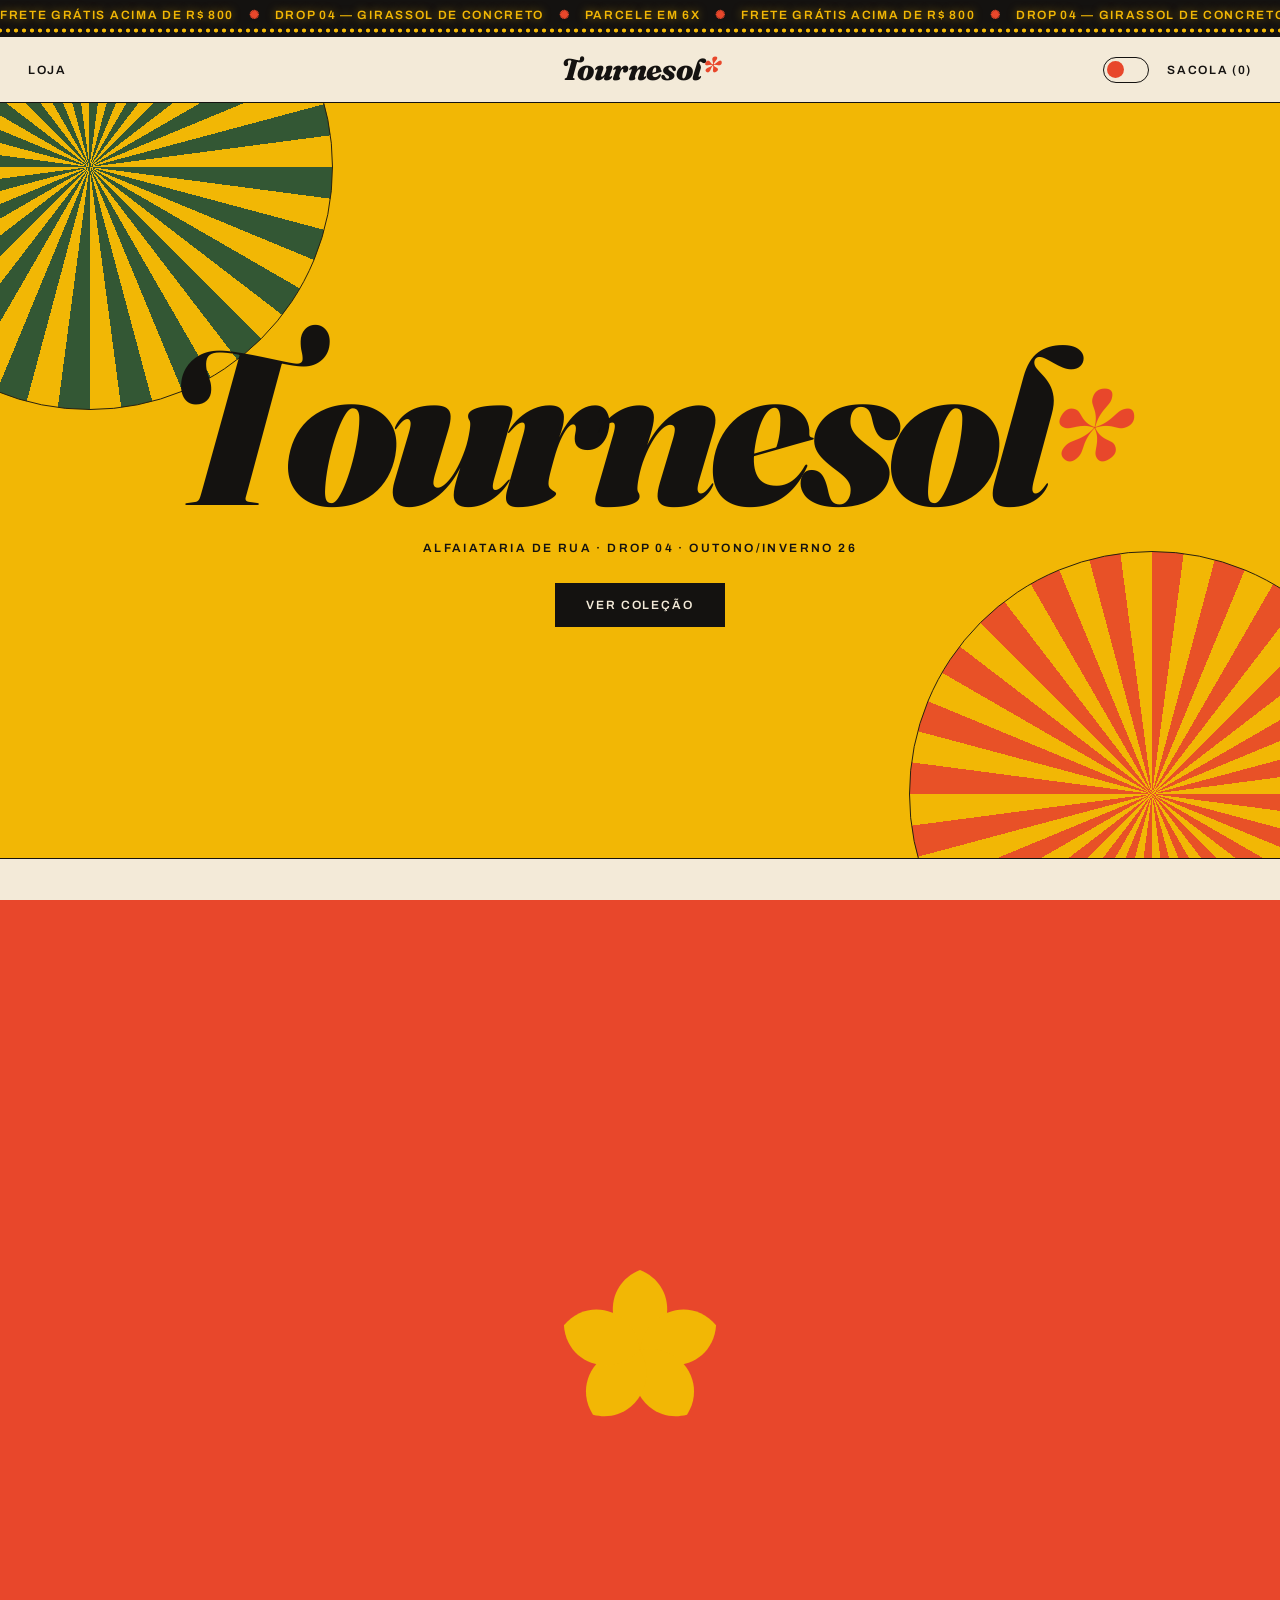
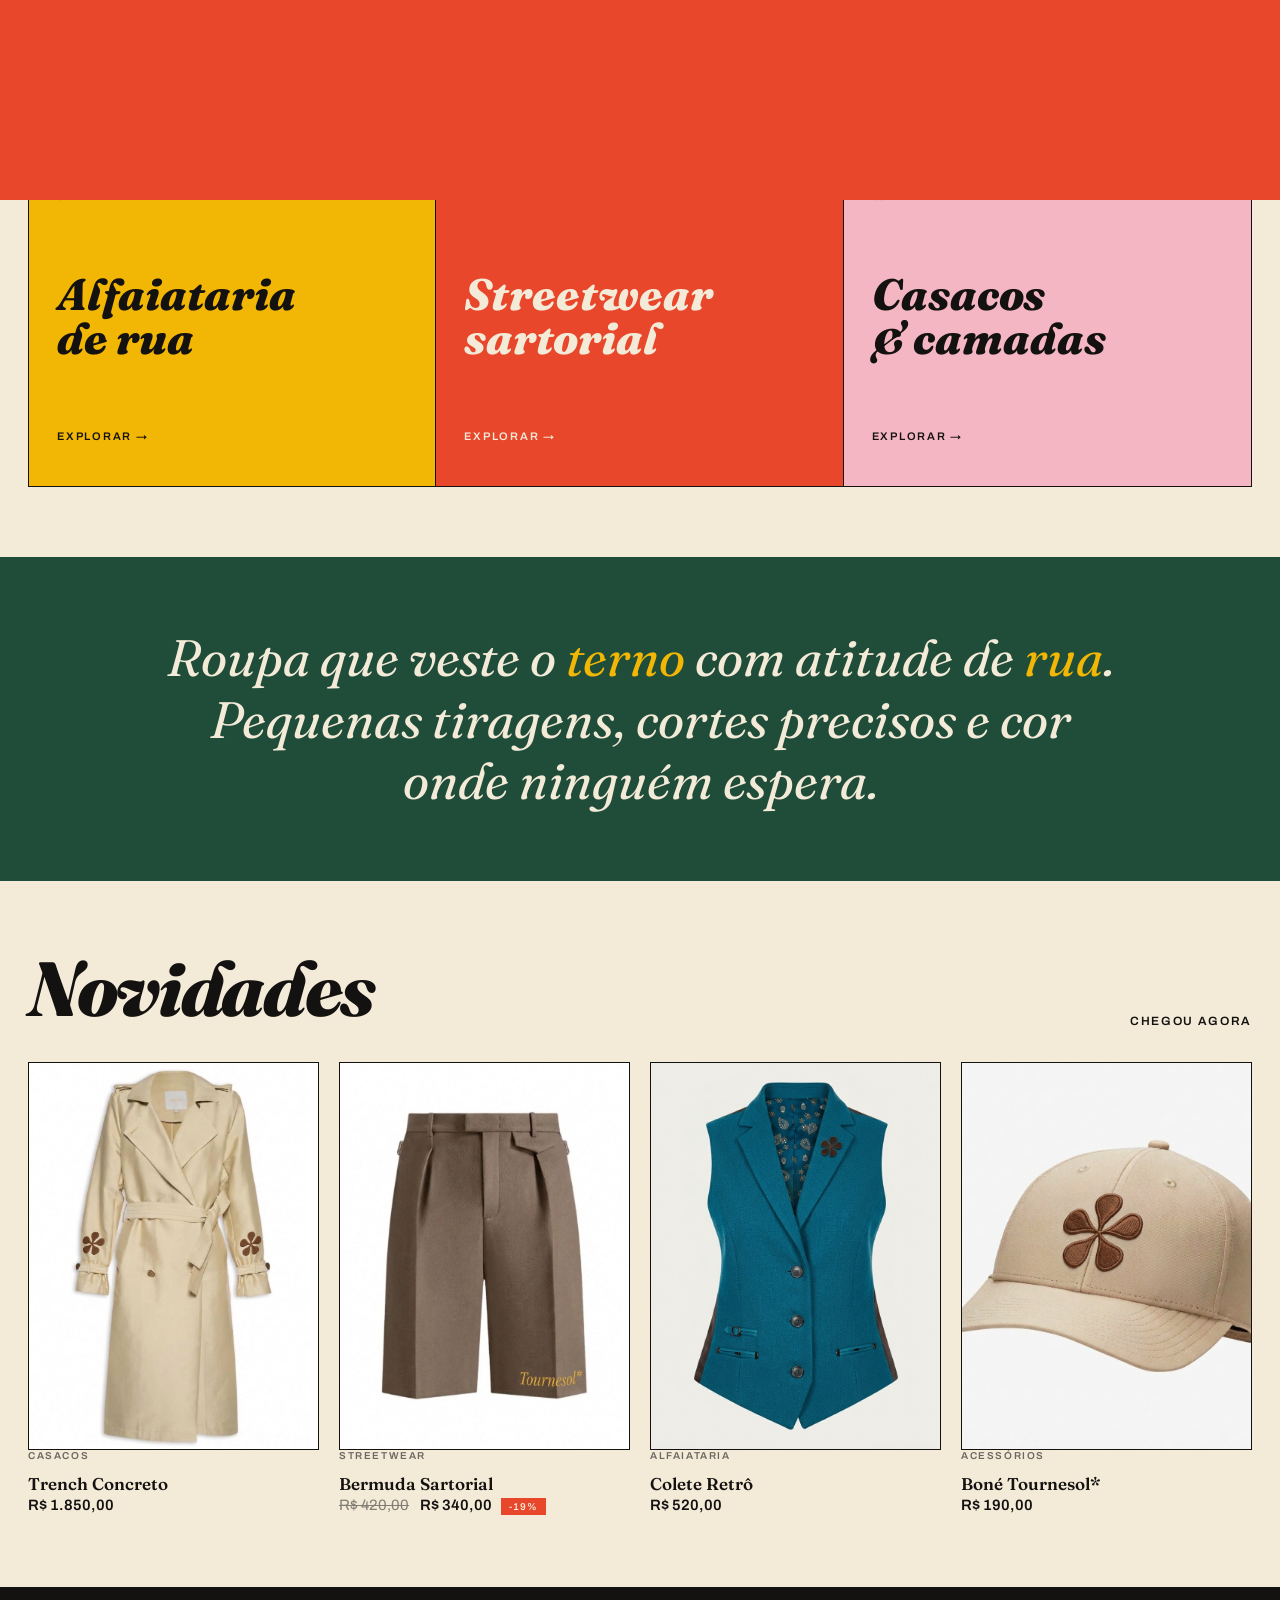
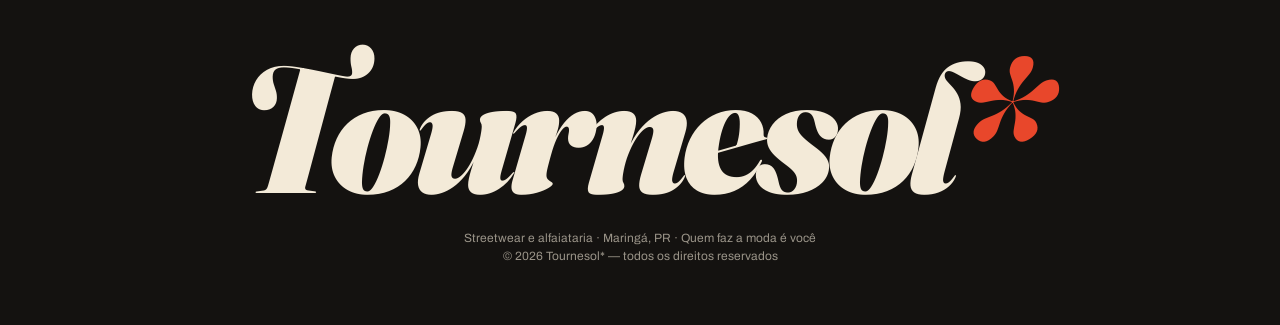
<file: index.html>
<!DOCTYPE html>
<html lang="pt-BR">

<head>
    <!-- Configurações básicas -->
    <meta charset="UTF-8">
    <meta name="viewport" content="width=device-width, initial-scale=1.0">

    <link rel="icon" type="image/jpeg" href="src/Tournesollogo.jpg">

    <title>Tournesol*</title>

    <!-- Conexão com Google Fonts -->
    <link rel="preconnect" href="https://fonts.googleapis.com">
    <link rel="preconnect" href="https://fonts.gstatic.com/" crossorigin>

    <!-- Fontes do projeto -->
    <link
        href="https://fonts.googleapis.com/css2?family=Fraunces:ital,opsz,wght@0,9..144,300..900;1,9..144,300..900&family=Archivo:wght@400;600;800&display=swap"
        rel="stylesheet"
    >

    <!-- CSS principal -->
    <script>try{document.documentElement.dataset.theme=localStorage.getItem("t_theme")||"light"}catch(e){}</script>
    <style>

/* ========================================
   TOURNESOL* — IDENTIDADE VISUAL
======================================== */

:root {
    --cream: #f3ead8;
    --ink: #141210;
    --tom: #e8472b;
    --sun: #f2b705;
    --pine: #1f4d3a;
    --pink: #f4b6c2;

    /* tokens de tema (claro por padrão) */
    --page: #f3ead8;
    --text: #141210;
    --foot: #141210;

    --serif: 'Fraunces', serif;
    --sans: 'Archivo', sans-serif;
}


/* ========================================
   RESET E CONFIGURAÇÕES GERAIS
======================================== */

* {
    box-sizing: border-box;
    margin: 0;
}

html {
    scroll-behavior: smooth;
}

body {
    background: var(--page); color: var(--text); font: 400 15px/1.5 var(--sans);
}

a {
    color: inherit;
    text-decoration: none;
}

img {
    max-width: 100%;
    display: block;
}


/* ========================================
   BARRA ANIMADA (TICKER)
======================================== */

.ticker {
    background: var(--text); color: var(--page); overflow: hidden;
    white-space: nowrap;
    font: 600 11px var(--sans);
    letter-spacing: .14em;
    text-transform: uppercase;
    padding: 7px 0;
}

.ticker div {
    display: inline-block;
    animation: tk 30s linear infinite;
}

.ticker span {
    padding-right: 2em;
}

@keyframes tk {
    to {
        transform: translateX(-50%);
    }
}


/* ========================================
   CABEÇALHO
======================================== */

header {
    position: sticky;
    top: 0;
    z-index: 20;

    display: grid;
    grid-template-columns: 1fr auto 1fr;
    align-items: center;

    padding: 14px 28px;

    background: var(--page); border-bottom: 1.5px solid var(--text);

    font: 600 12px var(--sans);
    letter-spacing: .14em;
    text-transform: uppercase;
}



.logo {
    font: italic 800 30px var(--serif);
    text-transform: none;
    letter-spacing: -.02em;
}

b {
    color: var(--tom);
    display: inline-block;
    transition: transform .6s;
}

.logo:hover b {
    transform: rotate(180deg);
}


/* ========================================
   TRANSIÇÃO DE PÁGINA
======================================== */

#curtain {
    position: fixed;
    inset: 0;

    background: var(--tom); z-index: 99; display: grid; place-items: center;

    transform: translateY(100%);
    pointer-events: none;
}

#curtain.go {
    animation: cur 1s cubic-bezier(.77, 0, .18, 1);
}

@keyframes cur {
    0% {
        transform: translateY(100%);
    }

    35%, 65% { transform: translateY(0); }

    100% {
        transform: translateY(-100%);
    }
}


/* ========================================
   HERO — PÁGINA INICIAL
======================================== */

.hero {
    min-height: 84vh;

    display: grid;
    place-items: center;

    text-align: center;

    background: var(--sun);
    border-bottom: 1.5px solid var(--text);

    position: relative;
    overflow: hidden;

    padding: 40px;
}

.hero h1 {
    font: italic 900 clamp(64px, 17vw, 250px)/.85 var(--serif);
    letter-spacing: -.05em;
}

.hero h1 b {
    font-size: .7em;
    animation: spin 14s linear infinite;
}

@keyframes spin {
    to {
        transform: rotate(360deg);
    }
}

.hero p {
    font: 600 12px var(--sans);
    letter-spacing: .2em;
    text-transform: uppercase;
    margin: 22px 0 28px;
}


/* ========================================
   ELEMENTOS DECORATIVOS — GIRASSÓIS
======================================== */

.sun {
    position: absolute;

    width: 38vw;
    aspect-ratio: 1;

    border-radius: 50%; border: 1.5px solid var(--ink);

    background: repeating-conic-gradient(
        var(--tom) 0 7.5deg,
        transparent 7.5deg 15deg
    );

    right: -9vw;
    bottom: -14vw;

    animation: spin 60s linear infinite;
    opacity: .9;
}

.sun.l {
    left: -12vw;
    top: -14vw;

    right: auto;
    bottom: auto;

    background: repeating-conic-gradient(
        var(--pine) 0 7.5deg,
        transparent 7.5deg 15deg
    );

    animation-direction: reverse;
}


/* ========================================
   BOTÕES
======================================== */

.btn {
    display: inline-block;

    border: 1.5px solid var(--text);
    background: var(--text); color: var(--page); padding: 14px 30px;

    font: 600 12px var(--sans);
    letter-spacing: .16em;
    text-transform: uppercase;

    cursor: pointer;
    transition: .25s;
}

.btn:hover {
    background: var(--tom);
    border-color: var(--tom);

    transform: translate(-3px, -3px);

    color: var(--cream);
    box-shadow: 3px 3px 0 var(--text);
}

.btn.o {
    background: transparent; color: var(--text);
}


/* ========================================
   SEÇÕES E TÍTULOS
======================================== */

section {
    padding: 70px 28px;
}

.h2 {
    font: italic 800 clamp(36px, 6vw, 80px)/1 var(--serif);
    letter-spacing: -.03em;

    margin-bottom: 34px;

    display: flex;
    justify-content: space-between;
    align-items: end;

    gap: 20px;
}

.h2 small {
    font: 600 12px var(--sans);
    letter-spacing: .14em;
    text-transform: uppercase;
    font-style: normal;
}


/* ========================================
   GRID DE PRODUTOS
======================================== */

.grid {
    display: grid;
    grid-template-columns: repeat(auto-fill, minmax(250px, 1fr));
    gap: 26px 20px;
}

.card .art {
    aspect-ratio: 3 / 4;
    transition: .4s;
}

.card:hover .art {
    transform: rotate(-1.5deg) scale(1.02);
}

.card h3 {
    font: 600 17px var(--serif);
    margin-top: 12px;
}

.card .cat {
    font: 600 10px var(--sans);
    letter-spacing: .16em;
    text-transform: uppercase;
    opacity: .6;
}

.price {
    font-weight: 600;
}

.price s {
    opacity: .5;
    margin-right: 8px;
    font-weight: 400;
}

.tag {
    background: var(--tom);
    color: var(--cream);

    font: 600 10px var(--sans);

    padding: 3px 8px;
    letter-spacing: .1em;
    margin-left: 6px;
}


/* ========================================
   ARTE E IMAGENS DOS PRODUTOS
======================================== */

.art {
    position: relative;
    overflow: hidden;

    background: var(--bg);
    color: var(--fg);

    border: 1.5px solid var(--text);

    display: grid;
    place-items: center;
}

.art img {
    position: absolute;
    inset: 0;

    width: 100%;
    height: 100%;

    object-fit: cover;
    z-index: 2;
}

.art span {
    font: italic 900 clamp(34px, 5vw, 64px) var(--serif);
    letter-spacing: -.04em;
    transform: rotate(-8deg);
}

.art i {
    position: absolute;
    right: 12px;
    top: 4px;

    font: 900 44px var(--serif);
}


/* ========================================
   COLUNAS DE CONTEÚDO
======================================== */

.cols {
    display: grid;
    grid-template-columns: repeat(3, 1fr);

    border: 1.5px solid var(--text);
}

.col { color: var(--ink); padding: 44px 28px;
    min-height: 340px;

    display: flex;
    flex-direction: column;
    justify-content: space-between;

    border-right: 1.5px solid var(--text);

    transition: .3s;
}

.col:last-child {
    border: 0;
}

.col:hover { filter: saturate(1.3); }

.col h3 {
    font: italic 800 44px/1 var(--serif);
    transition: transform .3s;
}

.col small {
    font: 600 11px var(--sans);
    letter-spacing: .16em;
    text-transform: uppercase;
}


/* ========================================
   MANIFESTO DA MARCA
======================================== */

.manifesto {
    background: var(--pine);
    color: var(--cream);
    text-align: center;
}

.manifesto p {
    font: italic 400 clamp(26px, 4vw, 52px)/1.2 var(--serif);

    max-width: 960px;
    margin: auto;
}

.manifesto em {
    color: var(--sun);
}


/* ========================================
   FILTROS DA LOJA
======================================== */

.filters {
    display: flex;
    gap: 10px;
    flex-wrap: wrap;

    margin-bottom: 30px;
}

.chip {
    border: 1.5px solid var(--text);

    padding: 7px 16px;
    border-radius: 99px;

    font: 600 11px var(--sans);
    letter-spacing: .12em;
    text-transform: uppercase;

    cursor: pointer;
    background: none;
}

.chip.on, .chip:hover { background: var(--text); color: var(--page);
}


/* ========================================
   PÁGINA DE PRODUTO
======================================== */

.pd {
    display: grid;
    grid-template-columns: 1.1fr 1fr;

    gap: 50px;
    padding: 50px 28px;
}

.pd .art {
    aspect-ratio: 4 / 5;
}

.pd h1 {
    font: italic 800 clamp(40px, 5vw, 72px)/1 var(--serif);

    letter-spacing: -.03em;
    margin: 8px 0 14px;
}

.pd .price {
    font-size: 24px;
    margin-bottom: 18px;
}


/* ========================================
   TAMANHOS E CORES
======================================== */

.lbl {
    font: 600 11px var(--sans);
    letter-spacing: .16em;
    text-transform: uppercase;

    margin: 24px 0 10px;
}

.sz,
.sw {
    display: inline-grid;
    place-items: center;

    min-width: 46px;
    height: 46px;

    border: 1.5px solid var(--text);
    margin: 0 6px 6px 0;

    cursor: pointer; font-weight: 600; background: none; color: var(--text);
}

.sz.on { background: var(--text); color: var(--page);
}

.sw {
    border-radius: 50%;
    width: 34px;
    min-width: 34px;
    height: 34px;
}

.sw.on {
    outline: 2px solid var(--text);
    outline-offset: 3px;
}


/* ========================================
   NAVEGAÇÃO INTERNA
======================================== */

.crumb {
    font: 600 11px var(--sans);
    letter-spacing: .14em;
    text-transform: uppercase;
    opacity: .6;
}


/* ========================================
   CARRINHO DE COMPRAS
======================================== */

.cart {
    max-width: 900px;
    margin: auto;
    padding: 50px 28px;
}

.row {
    display: grid;
    grid-template-columns: 90px 1fr auto;

    gap: 18px;
    align-items: center;

    padding: 16px 0;
    border-bottom: 1.5px solid var(--text);
}

.row .art {
    aspect-ratio: 3 / 4;
}

.row .art span {
    font-size: 18px;
}

.row .art i {
    display: none;
}

.row button {
    background: none;
    border: 0;

    cursor: pointer;
    text-decoration: underline; font: inherit; color: inherit;
}


/* ========================================
   CAIXA DE FRETE E PAGAMENTO
======================================== */

.box {
    border: 1.5px solid var(--text);

    padding: 24px;
    margin-top: 30px; background: var(--pink); color: var(--ink);
}

.box input {
    padding: 13px; border: 1.5px solid var(--ink); background: var(--cream); color: var(--ink);

    font: inherit;
    margin-right: 8px;

    width: 170px;
}

.opt {
    display: flex;
    justify-content: space-between;

    padding: 10px 0;
    border-bottom: 1px dashed var(--ink);
}

.tot {
    font: italic 800 40px var(--serif);

    display: flex;
    justify-content: space-between;

    margin-top: 20px;
}


/* ========================================
   NOTIFICAÇÕES (TOAST)
======================================== */

.toast {
    position: fixed;

    bottom: 24px;
    left: 50%;

    transform: translate(-50%, 90px);

    background: var(--text); color: var(--page); padding: 14px 26px;
    z-index: 50;

    transition: .4s;
    font-weight: 600;
}

.toast.on {
    transform: translate(-50%, 0);
}


/* ========================================
   ANIMAÇÕES DE ENTRADA
======================================== */

.rv {
    opacity: 0;
    transform: translateY(34px);

    transition: 1s cubic-bezier(.2, .7, .2, 1);
}

.rv.in {
    opacity: 1;
    transform: none;
}


/* ========================================
   RODAPÉ
======================================== */

footer { background: var(--foot); color: var(--cream); border-top: 1.5px solid var(--text);

    padding: 60px 28px;
    text-align: center;
}

footer .big {
    font: italic 900 clamp(60px, 14vw, 200px)/.9 var(--serif);
    letter-spacing: -.05em;
}

footer p {
    opacity: .6;
    font-size: 12px;
    margin-top: 20px;
}


/* ========================================
   RESPONSIVIDADE — TABLETS E CELULARES
======================================== */

@media (max-width: 800px) {

    .pd,
    .cols {
        grid-template-columns: 1fr;
    }

    .col {
        border-right: 0;
        border-bottom: 1.5px solid var(--text);
    }

    header {
        padding: 12px 16px;
    }

}


/* ========================================
   ANIMAÇÕES — ENTRADA DA HERO E DETALHES
======================================== */

.hero { color: var(--ink); }

/* letras do título sobem em sequência (uma única entrada orquestrada) */
.hero h1 span {
    display: inline-block;
    animation: rise .9s cubic-bezier(.2, .8, .2, 1) backwards;
    animation-delay: calc(var(--i) * 55ms + 150ms);
}

@keyframes rise {
    from { opacity: 0; transform: translateY(.6em) rotate(8deg); }
}

@keyframes fade {
    from { opacity: 0; transform: translateY(14px); }
}

.hero p { animation: fade .8s .9s backwards; }
.hero .btn { animation: fade .8s 1.1s backwards; background: var(--ink); color: var(--cream); border-color: var(--ink); }
.hero .btn:hover { background: var(--tom); border-color: var(--tom); box-shadow: 3px 3px 0 var(--ink); }

/* cartões entram em cascata */
.grid .rv:nth-child(4n+2) { transition-delay: .08s; }
.grid .rv:nth-child(4n+3) { transition-delay: .16s; }
.grid .rv:nth-child(4n+4) { transition-delay: .24s; }

.col:hover h3 { transform: translateX(8px); }
footer .big b { animation: spin 14s linear infinite; }



/* ========================================
   TEMA ESCURO
======================================== */

[data-theme="dark"] {
    --page: #15110e;
    --text: #f3ead8;
    --foot: #0b0907;
    color-scheme: dark;
}

.right {
    display: flex;
    justify-content: flex-end;
    align-items: center;
    gap: 18px;
}

.switch {
    position: relative;
    flex: none;
    width: 46px;
    height: 26px;
    padding: 0;
    border: 1.5px solid var(--text);
    border-radius: 99px;
    background: none;
    cursor: pointer;
}

.switch i {
    position: absolute;
    top: 3px;
    left: 3px;
    width: 17px;
    height: 17px;
    border-radius: 50%;
    background: var(--tom);
    transition: transform .45s cubic-bezier(.6, -.4, .3, 1.4), background .3s, box-shadow .3s;
}

[data-theme="dark"] .switch i {
    transform: translateX(20px);
    background: var(--sun);
    box-shadow: inset -6px -3px 0 0 var(--page);
}

/* onda que revela o novo tema */
.wipe {
    position: fixed;
    inset: 0;
    z-index: 98;
    display: grid;
    place-items: center;
    pointer-events: none;
}



/* ========================================
   LETREIRO (BARRA SUPERIOR)
======================================== */

.ticker {
    position: relative;
    background: var(--ink);
    color: var(--sun);
    padding: 8px 0 15px;
    font-size: 12px;
    text-shadow: 0 0 8px rgba(242, 183, 5, .55);
}

.ticker:hover div { animation-play-state: paused; }

.ticker i {
    display: inline-block;
    font-style: normal;
    color: var(--tom);
    margin: 0 .9em;
    text-shadow: none;
    animation: spin 3s linear infinite;
}

/* lâmpadas do letreiro piscando em alternância */
.ticker::before,
.ticker::after {
    content: "";
    position: absolute;
    left: 0;
    right: 0;
    bottom: 4px;
    height: 5px;
    background: radial-gradient(circle, var(--sun) 1.7px, transparent 2.3px) 0 0 / 16px 5px repeat-x;
    animation: bulb 1s infinite;
}

.ticker::after {
    background-position: 8px 0;
    animation-delay: -.5s;
}

@keyframes bulb {
    0%, 49% { opacity: 1; }
    50%, 100% { opacity: .15; }
}


/* ========================================
   HOVER NAS PEÇAS
======================================== */

.card .art img { transition: transform .7s cubic-bezier(.2, .7, .2, 1); }
.card:hover .art img { transform: scale(1.07); }

.card h3 { transition: transform .35s; }
.card:hover h3 { transform: translateX(6px); }

/* flor da marca "desabrocha" no canto */
.card .art::before {
    content: "";
    position: absolute;
    right: 10px;
    top: 10px;
    width: 38px;
    height: 38px;
    z-index: 3;
    background: url("data:image/svg+xml,%3Csvg xmlns='http://www.w3.org/2000/svg' viewBox='-34 -34 68 68'%3E%3Cg fill='%23f2b705' stroke='%23141210' stroke-width='2.2' stroke-linejoin='round'%3E%3Cpath d='M0 0C-14-6-15-26 0-32C15-26 14-6 0 0Z' transform='rotate(0)'/%3E%3Cpath d='M0 0C-14-6-15-26 0-32C15-26 14-6 0 0Z' transform='rotate(72)'/%3E%3Cpath d='M0 0C-14-6-15-26 0-32C15-26 14-6 0 0Z' transform='rotate(144)'/%3E%3Cpath d='M0 0C-14-6-15-26 0-32C15-26 14-6 0 0Z' transform='rotate(216)'/%3E%3Cpath d='M0 0C-14-6-15-26 0-32C15-26 14-6 0 0Z' transform='rotate(288)'/%3E%3C/g%3E%3C/svg%3E") center / contain no-repeat;
    transform: scale(0) rotate(-120deg);
    transition: transform .55s cubic-bezier(.3, 1.5, .5, 1);
}

.card:hover .art::before,
.card:focus-visible .art::before { transform: none; }

/* etiqueta sobe de baixo */
.card .art::after {
    content: "Ver peça";
    position: absolute;
    left: 10px;
    bottom: 10px;
    z-index: 3;
    background: var(--ink);
    color: var(--cream);
    padding: 7px 12px;
    font: 600 11px var(--sans);
    letter-spacing: .12em;
    text-transform: uppercase;
    transform: translateY(160%);
    transition: transform .4s cubic-bezier(.2, .8, .2, 1);
}

.card:hover .art::after,
.card:focus-visible .art::after { transform: none; }


/* ========================================
   CARREGAMENTO COM A FLOR
======================================== */

.flor {
    display: inline-block;
    width: 1.2em;
    height: 1.2em;
    animation: spin .8s linear infinite;
}

#curtain .flor { width: min(22vmin, 170px); height: min(22vmin, 170px); color: var(--sun); }
#curtain:not(.go) .flor { animation: none; }

.wipe .flor { width: 22vmin; height: 22vmin; color: var(--sun); }

.btn .flor { width: 18px; height: 18px; vertical-align: middle; }

.loading { display: flex; align-items: center; gap: 10px; padding: 8px 0; }
.loading .flor { width: 26px; height: 26px; color: var(--tom); }

#fr > * { animation: fade .5s backwards; }


/* ========================================
   ACESSIBILIDADE — MOVIMENTO REDUZIDO
   (mantém fades suaves; remove só loops e movimentos grandes)
======================================== */

@media (prefers-reduced-motion: reduce) {
    html { scroll-behavior: auto; }

    .ticker div,
    .sun,
    .hero h1 b,
    .hero h1 span,
    .hero p,
    .hero .btn,
    footer .big b,
    #curtain.go,
    .ticker::before,
    .ticker::after,
    .ticker i,
    .flor,
    #fr > * { animation: none; }

    .rv { transform: none; transition: opacity .6s; }

    .card:hover .art,
    .btn:hover,
    .col:hover h3 { transform: none; }
}

    </style>
</head>

<body>

    <!-- Flor da marca (usada nos carregamentos) -->
    <svg width="0" height="0" style="position:absolute" aria-hidden="true"><symbol id="flor" viewBox="-34 -34 68 68"><g fill="currentColor"><path d="M0 0C-14-6-15-26 0-32C15-26 14-6 0 0Z" transform="rotate(0)"/><path d="M0 0C-14-6-15-26 0-32C15-26 14-6 0 0Z" transform="rotate(72)"/><path d="M0 0C-14-6-15-26 0-32C15-26 14-6 0 0Z" transform="rotate(144)"/><path d="M0 0C-14-6-15-26 0-32C15-26 14-6 0 0Z" transform="rotate(216)"/><path d="M0 0C-14-6-15-26 0-32C15-26 14-6 0 0Z" transform="rotate(288)"/></g></symbol></svg>

    <!-- Animação de transição -->
    <div id="curtain" aria-hidden="true"><svg class="flor"><use href="#flor"/></svg></div>

    <!-- Barra de informações animada -->
    <div class="ticker">
        <div>
            <span>Frete grátis acima de R$ 800 <i>✺</i> Drop 04 — Girassol de Concreto <i>✺</i> Parcele em 6x <i>✺</i> Frete grátis acima de R$ 800 <i>✺</i> Drop 04 — Girassol de Concreto <i>✺</i> Parcele em 6x <i>✺</i> Frete grátis acima de R$ 800 <i>✺</i> Drop 04 — Girassol de Concreto <i>✺</i> Parcele em 6x <i>✺</i> </span>
            <span aria-hidden="true">Frete grátis acima de R$ 800 <i>✺</i> Drop 04 — Girassol de Concreto <i>✺</i> Parcele em 6x <i>✺</i> Frete grátis acima de R$ 800 <i>✺</i> Drop 04 — Girassol de Concreto <i>✺</i> Parcele em 6x <i>✺</i> Frete grátis acima de R$ 800 <i>✺</i> Drop 04 — Girassol de Concreto <i>✺</i> Parcele em 6x <i>✺</i> </span>
        </div>
    </div>

    <!-- Cabeçalho -->
    <header>

        <!-- Link para a loja -->
        <a href="#/loja">Loja</a>

        <!-- Logo -->
        <a class="logo" href="#/">
            Tournesol<b>*</b>
        </a>

        <!-- Sacola de compras -->
        <div class="right">
            <button id="theme" class="switch" type="button" aria-pressed="false" aria-label="Alternar tema escuro"><i></i></button>
            <a href="#/carrinho">Sacola (<span id="cnt">0</span>)</a>
        </div>

    </header>

    <!-- Conteúdo principal renderizado pelo JavaScript -->
    <main id="app"></main>

    <!-- Rodapé -->
    <footer>

        <div class="big">
            Tournesol<b>*</b>
        </div>

        <p>
            Streetwear e alfaiataria · Maringá, PR · Quem faz a moda é você
            <br>
            © 2026 Tournesol* — todos os direitos reservados
        </p>

    </footer>

    <!-- JavaScript principal -->
    <script>

/* ============================================
   TOURNESOL* — APP.JS
   Loja virtual | Drop 04 — Girassol de Concreto
============================================ */

/* 1. CATÁLOGO DE PRODUTOS */

const P = [
    {
        id: 1,
        n: 'Blazer Tournesol',
        c: 'Alfaiataria',
        p: 1290,
        o: 1590,
        bg: '#f2b705',
        fg: '#141210',
        cores: [
            ['Girassol', '#463504'],
            ['Tinta', '#141210']
        ],
        t: ['P', 'M', 'G', 'GG'],
        d: 'Blazer oversized de lã fria, ombros estruturados e forro estampado. Alfaiataria feita para andar na rua.',
        img: 'src/blazer.jpg'
    },
    {
        id: 2,
        n: 'Calça Pregueada',
        c: 'Alfaiataria',
        p: 690,
        bg: '#1f4d3a',
        fg: '#f3ead8',
        cores: [
            ['Pinho', '#1f4d3a'],
            ['Areia', '#d8c9a8']
        ],
        t: ['36', '38', '40', '42', '44'],
        d: 'Cintura alta, duas pregas e barra larga. Caimento fluido, tecido com leve brilho.',
        img: 'src/calca pregueada.jpg'
    },
    {
        id: 3,
        n: 'Moletom Touresol*',
        c: 'Streetwear',
        p: 420,
        o: 520,
        bg: '#e8472b',
        fg: '#f3ead8',
        cores: [
            ['Tomate', '#04455e'],
            ['Creme', '#f3ead8']
        ],
        t: ['P', 'M', 'G', 'GG'],
        d: 'Moletom Tournesol* com bordado em alto-relevo. Corte boxy, punhos largos.',
        img: 'src/blusa.jpg'
    },
    {
        id: 4,
        n: 'Camiseta Tournesol*',
        c: 'Camisaria',
        p: 380,
        bg: '#f4b6c2',
        fg: '#141210',
        cores: [
            ['Azul-Escuro', '#000445'],
            ['Caramelo', '#b68117']
        ],
        t: ['P', 'M', 'G'],
        d: 'Camiseta Tournesol* 100% algodão e confortável de usar.',
        img: 'src/camiseta.jpg'
    },
    {
        id: 5,
        n: 'Trench Concreto',
        c: 'Casacos',
        p: 1850,
        bg: '#9a968c',
        fg: '#141210',
        cores: [
            ['Concreto', '#cfc19e']
        ],
        t: ['M', 'G', 'GG'],
        d: 'Trench longo em gabardine impermeável, cinto removível e fenda traseira.',
        img: 'src/Trench.jpg'
    },
    {
        id: 6,
        n: 'Bermuda Sartorial',
        c: 'Streetwear',
        p: 340,
        o: 420,
        bg: '#080502',
        fg: '#f2b705',
        cores: [
            ['Madeira', '#4e3011'],
            ['Pinho', '#1f4d3a']
        ],
        t: ['P', 'M', 'G'],
        d: 'Bermuda de alfaiataria na altura do joelho, passantes largos e bolso.',
        img: 'src/bermuda.jpg'
    },
    {
        id: 7,
        n: 'Colete Retrô',
        c: 'Alfaiataria',
        p: 520,
        bg: '#e8472b',
        fg: '#f2b705',
        cores: [
            ['Tomate', '#096c8a'],
            ['Girassol', '#f2b705']
        ],
        t: ['P', 'M', 'G'],
        d: 'Colete de jacquard inspirado nos anos 70. Costas em cetim com ajuste de fivela.',
        img: 'src/colete.jpg'
    },
    {
        id: 8,
        n: 'Boné Tournesol*',
        c: 'Acessórios',
        p: 190,
        bg: '#1f4d3a',
        fg: '#f2b705',
        cores: [
            ['Pinho', '#d4cbb7'],
            ['Creme', '#665635']
        ],
        t: ['Único'],
        d: 'Boné de seis gomos em sarja, aba curva e asterisco bordado na frente.',
        img: 'src/bone.jpg'
    }
];


/* 2. FUNÇÕES AUXILIARES */

const $ = selector => document.querySelector(selector);

const brl = value => {
    return Number(value).toLocaleString('pt-BR', {
        style: 'currency',
        currency: 'BRL'
    });
};


/* 3. CARRINHO E LOCAL STORAGE */

let cart = [];

try {
    const savedCart = JSON.parse(
        localStorage.getItem('t_cart') || '[]'
    );

    if (Array.isArray(savedCart)) {
        cart = savedCart.filter(item =>
            P.some(product => product.id === item.id) &&
            Number.isInteger(item.q) &&
            item.q > 0
        );
    }
} catch (error) {
    console.warn('Erro ao carregar carrinho:', error);
    cart = [];
}

const save = () => {
    try {
        localStorage.setItem('t_cart', JSON.stringify(cart));
    } catch (error) {
        console.warn('Não foi possível salvar o carrinho.', error);
    }

    const counter = $('#cnt');

    if (counter) {
        counter.textContent = cart.reduce(
            (total, item) => total + item.q,
            0
        );
    }
};

const subtotalCart = () => {
    return cart.reduce((total, item) => {
        const product = P.find(p => p.id === item.id);
        return total + (product ? product.p * item.q : 0);
    }, 0);
};


/* 4. COMPONENTES DOS PRODUTOS */

const art = product => `
    <div class="art" style="--bg:${product.bg};--fg:${product.fg}">
        <img
            src="${product.img}"
            alt="${product.n}"
            style="width:100%; height:100%; object-fit:cover;"
        >
    </div>
`;

const price = product => `
    <div class="price">
        ${product.o ? `<s>${brl(product.o)}</s>` : ''}
        ${brl(product.p)}
        ${
            product.o
                ? `<span class="tag">
                    -${Math.round(100 - product.p / product.o * 100)}%
                   </span>`
                : ''
        }
    </div>
`;

const card = product => `
    <a class="card rv" href="#/produto/${product.id}">
        ${art(product)}
        <div class="cat">${product.c}</div>
        <h3>${product.n}</h3>
        ${price(product)}
    </a>
`;


/* 5. NOTIFICAÇÕES */

function toast(message) {
    const notification = document.createElement('div');

    notification.className = 'toast';
    notification.textContent = message;

    document.body.append(notification);

    requestAnimationFrame(() => {
        notification.classList.add('on');
    });

    setTimeout(() => {
        notification.classList.remove('on');

        setTimeout(() => {
            notification.remove();
        }, 400);
    }, 2200);
}


/* 6. PÁGINAS DA LOJA */

const V = {

    home: () => `
        <div class="hero">
            <div class="sun l"></div>
            <div class="sun"></div>

            <div style="position:relative">
                <h1 aria-label="Tournesol*">${'Tournesol'.split('').map((l, i) => `<span aria-hidden="true" style="--i:${i}">${l}</span>`).join('')}<b aria-hidden="true">*</b></h1>

                <p>
                    Alfaiataria de rua · Drop 04 · Outono/Inverno 26
                </p>

                <a class="btn" href="#/loja">
                    Ver coleção
                </a>
            </div>
        </div>

        <section>
            <div class="h2 rv">
                Em destaque
                <small><a href="#/loja">Ver tudo →</a></small>
            </div>

            <div class="grid">
                ${P.slice(0, 4).map(card).join('')}
            </div>
        </section>

        <section>
            <div class="h2 rv">Coleções</div>

            <div class="cols rv">
                <a class="col"
                    href="#/loja/Alfaiataria"
                    style="background:var(--sun)">
                    <small>01</small>
                    <h3>Alfaiataria<br>de rua</h3>
                    <small>Explorar →</small>
                </a>

                <a class="col"
                    href="#/loja/Streetwear"
                    style="background:var(--tom);color:var(--cream)">
                    <small>02</small>
                    <h3>Streetwear<br>sartorial</h3>
                    <small>Explorar →</small>
                </a>

                <a class="col"
                    href="#/loja/Casacos"
                    style="background:var(--pink)">
                    <small>03</small>
                    <h3>Casacos<br>& camadas</h3>
                    <small>Explorar →</small>
                </a>
            </div>
        </section>

        <section class="manifesto">
            <p class="rv">
                Roupa que veste o <em>terno</em>
                com atitude de <em>rua</em>.

                Pequenas tiragens, cortes precisos
                e cor onde ninguém espera.
            </p>
        </section>

        <section>
            <div class="h2 rv">
                Novidades
                <small>Chegou agora</small>
            </div>

            <div class="grid">
                ${P.slice(4).map(card).join('')}
            </div>
        </section>
    `,

    loja: category => {
        const categories = [
            'Todas',
            ...new Set(P.map(product => product.c))
        ];

        const filteredProducts = P.filter(product => {
            return !category || product.c === category;
        });

        return `
            <section>
                <div class="h2 rv">
                    Loja
                    <small>${category || 'Todas'}</small>
                </div>

                <div class="filters">
                    ${categories.map(categoryName => `
                        <a
                            class="chip ${
                                (category || 'Todas') === categoryName
                                    ? 'on'
                                    : ''
                            }"
                            href="#/loja${
                                categoryName === 'Todas'
                                    ? ''
                                    : '/' + encodeURIComponent(categoryName)
                            }">
                            ${categoryName}
                        </a>
                    `).join('')}
                </div>

                <div class="grid">
                    ${filteredProducts.map(card).join('')}
                </div>
            </section>
        `;
    },

    produto: id => {
        const product = P.find(item => item.id == id);

        if (!product) {
            return V.loja();
        }

        window.sel = {
            id: product.id,
            t: product.t[0],
            c: product.cores[0][0]
        };

        return `
            <div class="pd">

                <div class="rv">
                    ${art(product)}
                </div>

                <div class="rv">
                    <div class="crumb">
                        <a href="#/loja">Loja</a>
                        / ${product.c}
                    </div>

                    <h1>${product.n}</h1>

                    ${price(product)}

                    <p>${product.d}</p>

                    <div class="lbl">
                        Cor — <span id="cn">${product.cores[0][0]}</span>
                    </div>

                    ${product.cores.map((color, index) => `
                        <button
                            class="sw ${index === 0 ? 'on' : ''}"
                            style="background:${color[1]}"
                            aria-label="Cor ${color[0]}"
                            onclick="pick('c','${color[0]}',this,'.sw')">
                        </button>
                    `).join('')}

                    <div class="lbl">Tamanho</div>

                    ${product.t.map((size, index) => `
                        <button
                            class="sz ${index === 0 ? 'on' : ''}"
                            onclick="pick('t','${size}',this,'.sz')">
                            ${size}
                        </button>
                    `).join('')}

                    <div style="margin-top:30px">
                        <button class="btn" onclick="add(${product.id}, this)">
                            Adicionar à sacola
                        </button>
                    </div>

                    <p style="margin-top:20px;opacity:.6;font-size:13px">
                        Troca grátis em 30 dias ·
                        Pague em até 6x sem juros
                    </p>
                </div>
            </div>

            <section>
                <div class="h2 rv">Combine com</div>

                <div class="grid">
                    ${P.filter(item => item.id !== product.id)
                        .slice(0, 4)
                        .map(card)
                        .join('')}
                </div>
            </section>
        `;
    },

    carrinho: () => {
        const subtotal = subtotalCart();

        return `
            <div class="cart">
                <div class="h2">Sacola</div>

                ${
                    cart.length
                        ? `
                            ${cart.map((item, index) => {
                                const product = P.find(
                                    p => p.id === item.id
                                );

                                if (!product) return '';

                                return `
                                    <div class="row">
                                        ${art(product)}

                                        <div>
                                            <b style="color:inherit">
                                                ${product.n}
                                            </b>

                                            <br>

                                            <small>
                                                ${item.c} ·
                                                ${item.t} ·
                                                ${item.q}x
                                            </small>

                                            <br>

                                            <button onclick="rm(${index})">
                                                remover
                                            </button>
                                        </div>

                                        <div class="price">
                                            ${brl(product.p * item.q)}
                                        </div>
                                    </div>
                                `;
                            }).join('')}

                            <div class="box">
                                <div class="lbl" style="margin-top:0">
                                    Calcular frete
                                </div>

                                <input
                                    id="cep"
                                    placeholder="00000-000"
                                    maxlength="9"
                                    inputmode="numeric"
                                    autocomplete="postal-code">

                                <button class="btn"
                                    onclick="frete(${subtotal})">
                                    Calcular
                                </button>

                                <div id="fr"></div>
                            </div>

                            <div class="tot">
                                <span>Subtotal</span>
                                <span id="tt">${brl(subtotal)}</span>
                            </div>

                            <p style="margin-top:20px">
                                <a class="btn"
                                    href="#"
                                    onclick="toast('Checkout é a próxima etapa do projeto');return false">
                                    Finalizar compra
                                </a>
                            </p>
                        `
                        : `
                            <p>Sua sacola está vazia.</p>

                            <p style="margin-top:20px">
                                <a class="btn" href="#/loja">
                                    Ir às compras
                                </a>
                            </p>
                        `
                }
            </div>
        `;
    }
};


/* 7. SELEÇÃO DE COR E TAMANHO */

window.pick = (key, value, element, selector) => {
    if (!window.sel) return;

    window.sel[key] = value;

    document.querySelectorAll('.pd ' + selector)
        .forEach(item => item.classList.remove('on'));

    element.classList.add('on');

    if (key === 'c') {
        const colorName = $('#cn');

        if (colorName) {
            colorName.textContent = value;
        }
    }
};


/* 8. ADICIONAR PRODUTOS AO CARRINHO */

const FLOR = '<svg class="flor" aria-hidden="true"><use href="#flor"/></svg>';
const wait = ms => new Promise(resolve => setTimeout(resolve, ms));

window.add = (id, button) => {
    const selection = window.sel;

    if (!selection || selection.id !== id) {
        toast('Selecione um tamanho e uma cor.');
        return;
    }

    if (button && button.dataset.busy) return;

    const { t, c } = selection;

    const commit = () => {
        const existing = cart.find(item =>
            item.id === id && item.t === t && item.c === c
        );

        if (existing) {
            existing.q++;
        } else {
            cart.push({ id, t, c, q: 1 });
        }

        save();
        toast('Adicionado à sacola ✺');
    };

    if (!button) {
        commit();
        return;
    }

    // flor girando no botão, depois confirma
    const label = button.innerHTML;

    button.dataset.busy = '1';
    button.style.minWidth = button.offsetWidth + 'px';
    button.innerHTML = FLOR;

    setTimeout(() => {
        commit();
        button.innerHTML = label;
        delete button.dataset.busy;
    }, 650);
};


/* 9. REMOVER PRODUTOS DO CARRINHO */

window.rm = index => {
    cart.splice(index, 1);
    save();
    render(true);
};


/* 10. CÁLCULO DE FRETE */

async function frete(subtotal) {
    const input = $('#cep');
    const result = $('#fr');

    if (!input || !result) return;

    const cep = input.value.replace(/\D/g, '');

    if (cep.length !== 8) {
        result.innerHTML = '<p>Informe um CEP válido com 8 dígitos.</p>';
        return;
    }

    const started = performance.now();
    result.innerHTML = `<p class="loading">${FLOR} Calculando frete...</p>`;

    let response;

    try {
        const request = await fetch(
            `/api/frete?cep=${cep}&subtotal=${subtotal}`
        );

        if (!request.ok) {
            throw new Error('Erro ao consultar frete.');
        }

        response = await request.json();

        if (!Array.isArray(response.opcoes) || !response.opcoes.length) {
            throw new Error('Resposta de frete inválida.');
        }

    } catch (error) {
        console.warn(
            'API indisponível. Utilizando cálculo local.',
            error
        );

        response = local(cep, subtotal);
    }

    await wait(Math.max(0, 750 - (performance.now() - started)));

    result.innerHTML = `
        ${response.opcoes.map((option, index) => `
            <label class="opt">
                <span>
                    <input
                        type="radio"
                        name="fx"
                        style="width:auto"
                        ${index === 0 ? 'checked' : ''}
                        onchange="tot(${subtotal},${option.valor})">

                    ${option.nome} · ${option.prazo} dias úteis
                </span>

                <b style="color:inherit">
                    ${option.valor ? brl(option.valor) : 'Grátis'}
                </b>
            </label>
        `).join('')}

        <small>${response.regiao || ''}</small>
    `;

    tot(subtotal, response.opcoes[0].valor);
}

window.frete = frete;


/* 11. ATUALIZAR VALOR TOTAL */

window.tot = (subtotal, shipping) => {
    const total = $('#tt');

    if (!total) return;

    total.textContent = brl(subtotal + shipping);
};


/* 12. CÁLCULO LOCAL DE FRETE */

function local(cep, subtotal) {
    const T = {
        0: [22, 5],
        1: [22, 5],
        2: [26, 6],
        3: [28, 7],
        4: [34, 9],
        5: [38, 10],
        6: [44, 12],
        7: [36, 9],
        8: [24, 6],
        9: [26, 7]
    };

    const [value, days] = T[cep[0]];

    return {
        regiao: 'Estimativa offline (rode server.py para a API)',

        opcoes: [
            {
                nome: 'PAC',
                valor: subtotal >= 800 ? 0 : value,
                prazo: days
            },
            {
                nome: 'SEDEX',
                valor: +(value * 1.7).toFixed(2),
                prazo: Math.ceil(days / 2)
            }
        ]
    };
}


/* 13. SISTEMA DE NAVEGAÇÃO */

function render(quiet = false) {
    const [, route, parameter] = (
        location.hash || '#/'
    ).split('/');

    const decodedParameter = parameter
        ? decodeURIComponent(parameter)
        : parameter;

    const go = () => {
        const app = $('#app');

        if (!app) return;

        if (route === 'loja') {
            app.innerHTML = V.loja(decodedParameter);

        } else if (route === 'produto') {
            app.innerHTML = V.produto(decodedParameter);

        } else if (route === 'carrinho') {
            app.innerHTML = V.carrinho();

        } else {
            app.innerHTML = V.home();
        }

        if (!quiet) {
            window.scrollTo({ top: 0, behavior: 'instant' });
        }

        io();
    };

    if (quiet) {
        go();
        return;
    }

    const curtain = $('#curtain');

    if (!curtain) {
        go();
        return;
    }

    curtain.classList.remove('go');

    void curtain.offsetWidth;

    curtain.classList.add('go');

    setTimeout(go, 500);
}


/* 14. ANIMAÇÕES AO ROLAR A PÁGINA */

// Revela elementos quando entram na área visível.
let obs = null;

if ('IntersectionObserver' in window) {
    obs = new IntersectionObserver(entries => {
        entries.forEach(entry => {
            if (entry.isIntersecting) {
                entry.target.classList.add('in');
                obs.unobserve(entry.target);
            }
        });
    }, {
        threshold: 0.12,
        rootMargin: '0px 0px -6% 0px'
    });
}

// Ativa as animações em todos os elementos .rv.
const io = () => {
    const elements = document.querySelectorAll('.rv:not(.in)');

    elements.forEach(element => {
        if (obs) {
            obs.observe(element);
        } else {
            element.classList.add('in');
        }
    });
};


/* 15. INICIALIZAÇÃO DO SITE */

save();

// Renderiza a página inicial.
render(true);

// Escuta mudanças de rota.
window.addEventListener('hashchange', () => {
    render();
});

// Garante que os elementos sejam revelados após o carregamento.
window.addEventListener('load', () => {
    io();
});

// Atualiza as animações caso a janela seja redimensionada.
window.addEventListener('resize', () => {
    io();
});


/* 16. TEMA ESCURO (botão + código secreto) */

const THEME_KEY = 't_theme';
const themeBtn = $('#theme');
let themeBusy = false;

const isDark = () => document.documentElement.dataset.theme === 'dark';

function applyTheme(dark) {
    document.documentElement.dataset.theme = dark ? 'dark' : 'light';

    if (themeBtn) {
        themeBtn.setAttribute('aria-pressed', String(dark));
    }

    try {
        localStorage.setItem(THEME_KEY, dark ? 'dark' : 'light');
    } catch (error) {
        console.warn('Não foi possível salvar o tema.', error);
    }
}

// Troca o tema com uma onda circular que nasce de (x, y).
function setTheme(dark, x = innerWidth / 2, y = innerHeight / 2, secret = false) {
    if (themeBusy) return;

    if (dark === isDark()) {
        if (secret) toast('Já é noite por aqui ✺');
        return;
    }

    const done = () => {
        if (secret) toast('Modo noite ativado ✺');
    };

    const reduce = matchMedia('(prefers-reduced-motion: reduce)').matches;

    if (reduce || !document.body.animate) {
        applyTheme(dark);
        done();
        return;
    }

    themeBusy = true;

    const wipe = document.createElement('div');
    wipe.className = 'wipe';
    wipe.style.background = dark ? '#15110e' : '#f3ead8';
    wipe.innerHTML = FLOR;
    document.body.append(wipe);

    wipe.animate([
        { clipPath: `circle(0px at ${x}px ${y}px)` },
        { clipPath: `circle(150vmax at ${x}px ${y}px)` }
    ], {
        duration: 700,
        easing: 'cubic-bezier(.77, 0, .18, 1)'
    }).onfinish = () => {
        applyTheme(dark);

        wipe.animate([{ opacity: 1 }, { opacity: 0 }], {
            duration: 350,
            fill: 'forwards'
        }).onfinish = () => {
            wipe.remove();
            themeBusy = false;
            done();
        };
    };
}

if (themeBtn) {
    themeBtn.setAttribute('aria-pressed', String(isDark()));

    themeBtn.addEventListener('click', () => {
        const box = themeBtn.getBoundingClientRect();
        setTheme(!isDark(), box.left + box.width / 2, box.top + box.height / 2);
    });
}

// Código secreto: digitar "tournesol*" (fora de campos de texto) liga o modo noite.
const SECRET = 'tournesol*';
let typed = '';

window.addEventListener('keydown', event => {
    if (event.ctrlKey || event.metaKey || event.altKey) return;

    const el = event.target;

    if (el && (el.isContentEditable || /^(INPUT|TEXTAREA|SELECT)$/.test(el.tagName))) {
        return;
    }

    if (event.key.length !== 1) return;

    typed = (typed + event.key.toLowerCase()).slice(-SECRET.length);

    if (typed === SECRET) {
        typed = '';
        setTheme(true, innerWidth / 2, innerHeight / 2, true);
    }
});


/* FIM DO APP.JS — TOURNESOL* */

    </script>

    <!-- server.py (Python): API de frete. O navegador não executa Python, então este bloco é só referência/backup.
         Para usá-lo, salve o conteúdo abaixo como server.py e rode "python server.py". Sem ele, o site usa o cálculo local em JavaScript. -->
    <script type="text/x-python" id="server-py">

"""Servidor Tournesol*: arquivos estáticos + API de frete.
Uso: python server.py
Acesse: http://localhost:8000/
"""

import json
import math
from http.server import SimpleHTTPRequestHandler, ThreadingHTTPServer
from urllib.parse import urlparse, parse_qs


# Primeiro dígito do CEP -> (região, valor PAC, prazo PAC em dias úteis)
TABELA = {
    0: ("São Paulo (capital)", 22, 5),
    1: ("São Paulo (interior)", 22, 5),
    2: ("RJ / ES", 26, 6),
    3: ("Minas Gerais", 28, 7),
    4: ("BA / SE", 34, 9),
    5: ("Nordeste", 38, 10),
    6: ("Norte", 44, 12),
    7: ("Centro-Oeste", 36, 9),
    8: ("Sul (PR/SC)", 24, 6),
    9: ("Rio Grande do Sul", 26, 7),
}

FRETE_GRATIS = 800


def calcular(cep, subtotal):
    """Calcula as opções de frete com base no CEP e subtotal."""

    regiao, pac, prazo = TABELA[int(cep[0])]

    valor_pac = 0 if subtotal >= FRETE_GRATIS else pac

    return {
        "cep": cep,
        "regiao": regiao,
        "opcoes": [
            {
                "nome": "PAC",
                "valor": valor_pac,
                "prazo": prazo
            },
            {
                "nome": "SEDEX",
                "valor": round(pac * 1.7, 2),
                "prazo": math.ceil(prazo / 2)
            }
        ]
    }


class H(SimpleHTTPRequestHandler):

    def do_GET(self):
        u = urlparse(self.path)

        if u.path == "/api/frete":
            q = parse_qs(u.query)

            cep = "".join(
                c for c in q.get("cep", [""])[0]
                if c.isdigit()
            )

            if len(cep) != 8:
                return self.json(
                    {"erro": "CEP inválido. Informe 8 dígitos."},
                    400
                )

            try:
                subtotal = float(
                    q.get("subtotal", ["0"])[0] or 0
                )

                if not math.isfinite(subtotal) or subtotal < 0:
                    raise ValueError

            except (ValueError, TypeError):
                return self.json(
                    {"erro": "Subtotal inválido."},
                    400
                )

            return self.json(calcular(cep, subtotal))

        return super().do_GET()

    def json(self, dados, status=200):
        resposta = json.dumps(
            dados,
            ensure_ascii=False
        ).encode("utf-8")

        self.send_response(status)
        self.send_header(
            "Content-Type",
            "application/json; charset=utf-8"
        )
        self.send_header(
            "Content-Length",
            str(len(resposta))
        )
        self.send_header("Access-Control-Allow-Origin", "*")
        self.end_headers()

        self.wfile.write(resposta)


if __name__ == "__main__":
    print("Tournesol* rodando em http://localhost:8000")

    servidor = ThreadingHTTPServer(
        ("", 8000),
        H
    )

    try:
        servidor.serve_forever()
    except KeyboardInterrupt:
        print("\nServidor encerrado.")
        servidor.server_close()

    </script>

</body>
</html>
</file>
